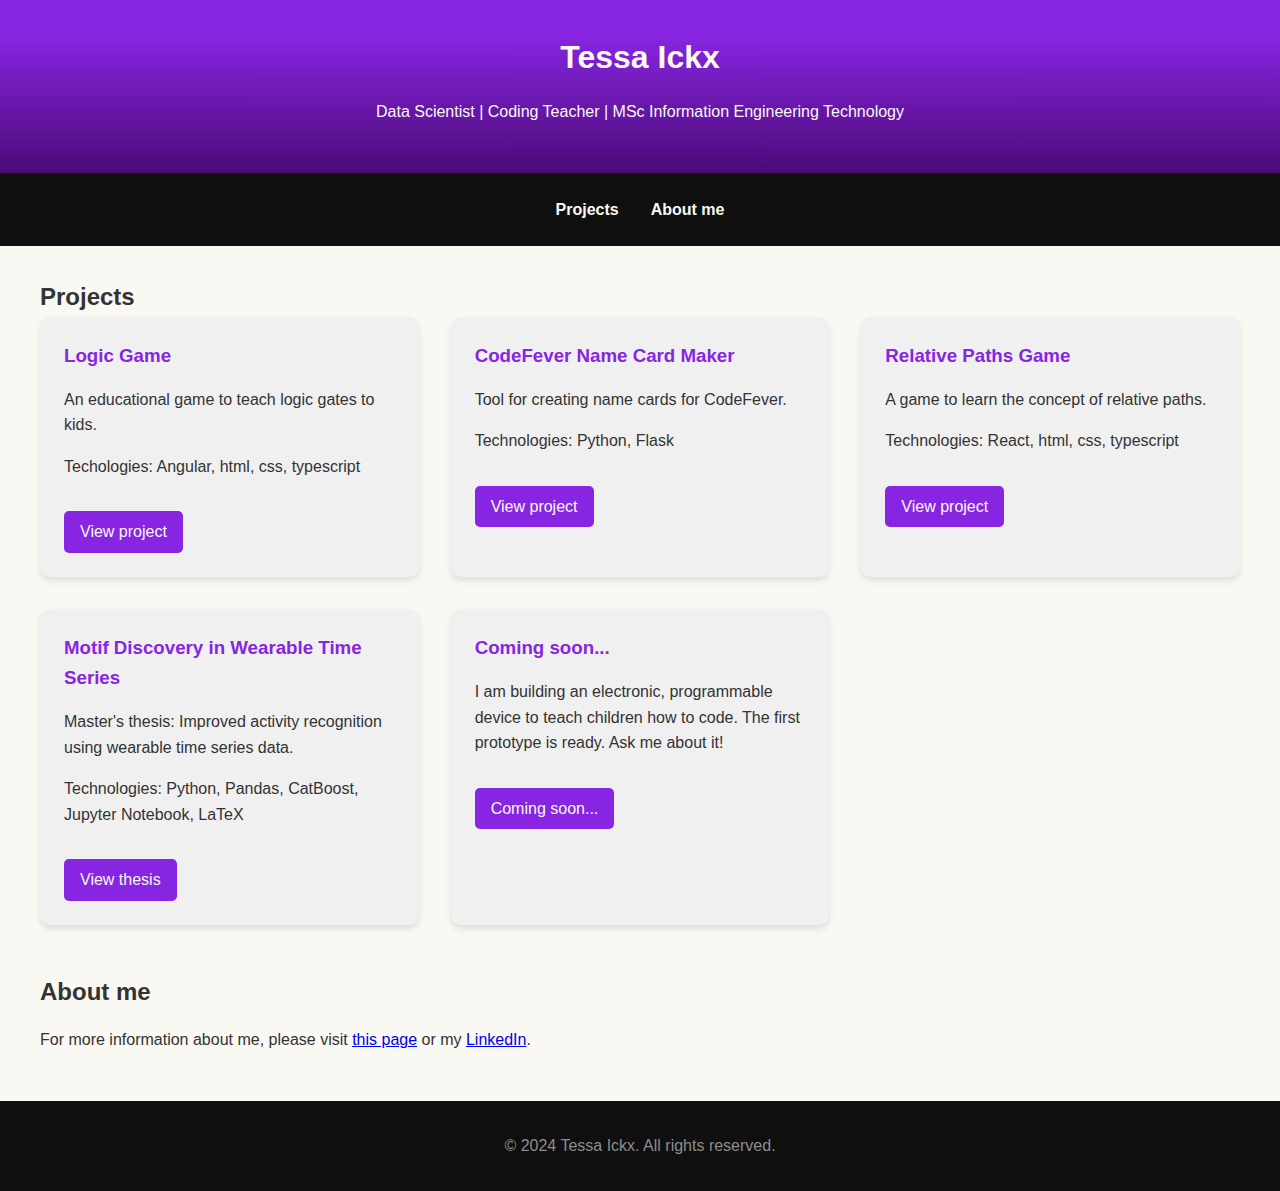
<file: index.html>
<!DOCTYPE html>
<html lang="en">
<head>
    <meta charset="UTF-8">
    <meta name="viewport" content="width=device-width, initial-scale=1.0">
    <title>Tickx Projects</title>
    <link rel="stylesheet" href="styles.css">
</head>
<body>
    <header>
        <h1>Tessa Ickx</h1>
        <p>Data Scientist | Coding Teacher | MSc Information Engineering Technology</p>
    </header>
    
    <nav>
        <ul>
            <li><a href="#projects">Projects</a></li>
            <li><a href="cv.html">About me</a></li>
        </ul>
    </nav>
    
    <main>
        <section id="projects">
            <h2>Projects</h2>
            <div class="projects-container">
                <div class="project">
                    <h3>Logic Game</h3>
                    <p>An educational game to teach logic gates to kids.</p>
                    <p>Techologies: Angular, html, css, typescript</p>
                    <a href="https://logicgame.tickx.me" target="_blank">View project</a>
                </div>
                <div class="project">
                    <h3>CodeFever Name Card Maker</h3>
                    <p>Tool for creating name cards for CodeFever.</p>
                    <p>Technologies: Python, Flask</p>
                    <a href="https://tickxit.pythonanywhere.com/" target="_blank">View project</a>
                </div>
                <div class="project">
                    <h3>Relative Paths Game</h3>
                    <p>A game to learn the concept of relative paths.</p>
                    <p>Technologies: React, html, css, typescript</p>
                    <a href="https://paths.tickx.me" target="_blank">View project</a>
                </div>
                <div class="project">
                    <h3>Motif Discovery in Wearable Time Series</h3>
                    <p>Master's thesis: Improved activity recognition using wearable time series data.</p>
                    <p>Technologies: Python, Pandas, CatBoost, Jupyter Notebook, LaTeX</p>
                    <a href="https://lib.ugent.be/catalog/rug01:003063519" target="_blank">View thesis</a>
                </div>
                <div class="project">
                    <h3>Coming soon...</h3>
                    <p>I am building an electronic, programmable device to teach children how to code. The first prototype is ready. Ask me about it!</p>
                    <a >Coming soon...</a>
                </div>
            </div>
        </section>
        
        <section id="about-me">
            <h2>About me</h2>
            <p>For more information about me, please visit <a href="cv.html">this page</a> or my <a href="https://linkedin.com/in/tessaickx/">LinkedIn</a>.</p>

        </section>
    </main>
    
    <footer>
        <p>&copy; 2024 Tessa Ickx. All rights reserved.</p>
    </footer>

    <script src="script.js"></script>
</body>
</html>
</file>
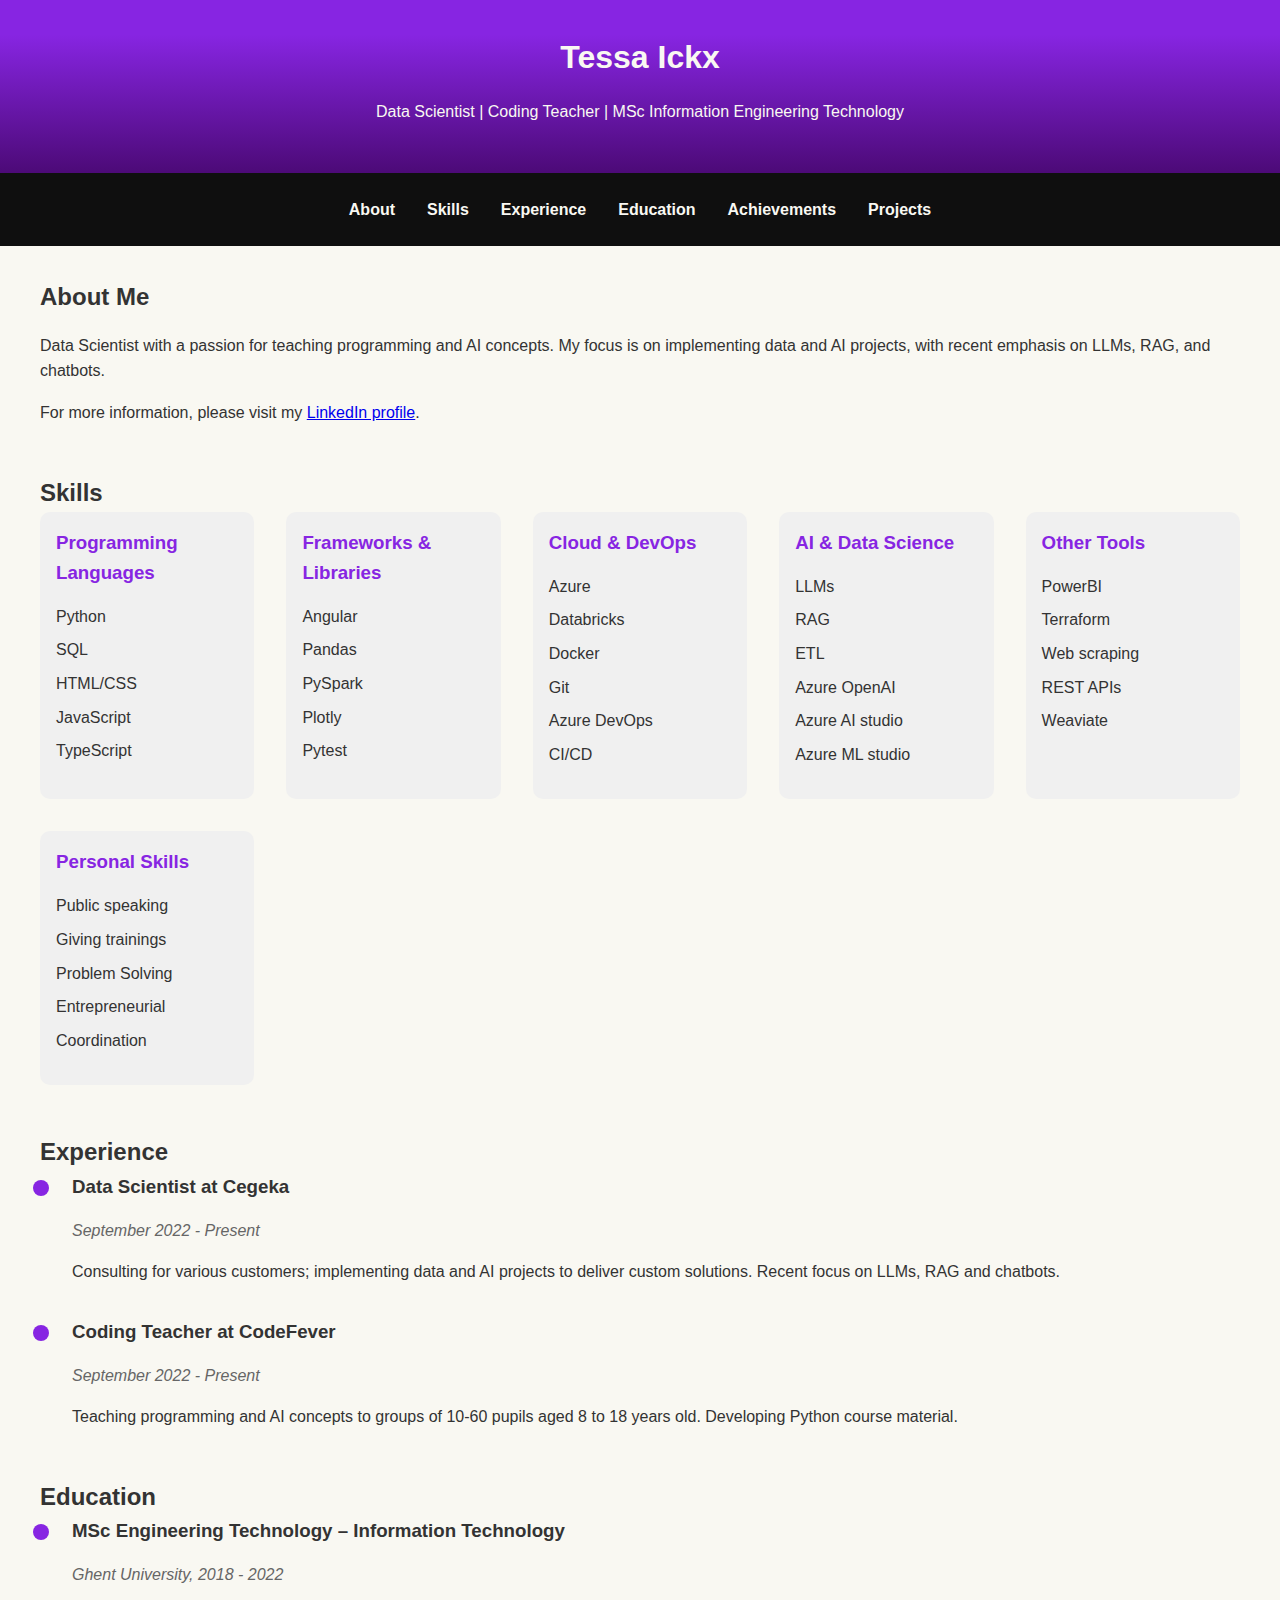
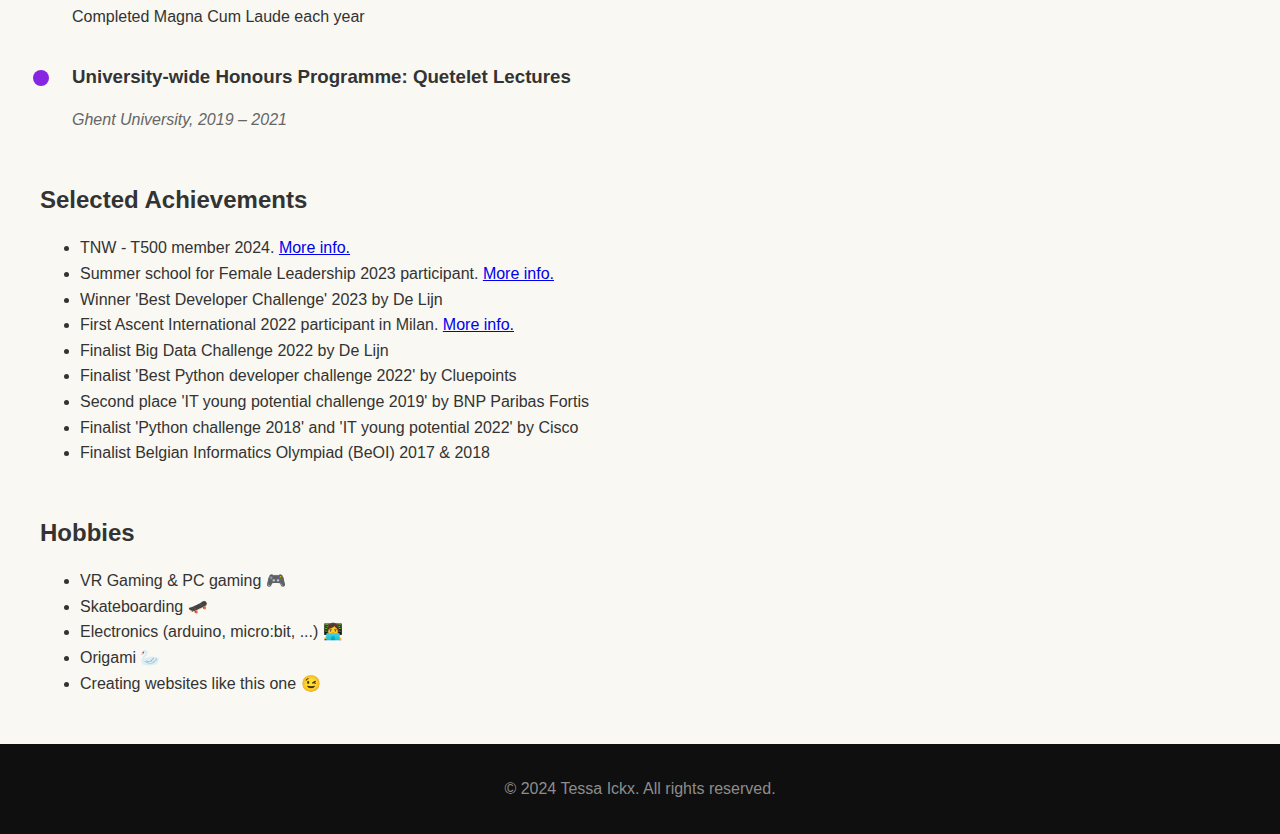
<file: cv.html>
<!DOCTYPE html>
<html lang="en">
<head>
    <meta charset="UTF-8">
    <meta name="viewport" content="width=device-width, initial-scale=1.0">
    <title>About Tessa</title>
    <link rel="stylesheet" href="styles.css">
</head>
<body>
    <header>
        <h1>Tessa Ickx</h1>
        <p>Data Scientist | Coding Teacher | MSc Information Engineering Technology</p>
    </header>
    
    <nav>
        <ul>
            <li><a href="#about">About</a></li>
            <li><a href="#skills">Skills</a></li>
            <li><a href="#experience">Experience</a></li>
            <li><a href="#education">Education</a></li>
            <li><a href="#achievements">Achievements</a></li>
            <li><a href="index.html">Projects</a></li>
        </ul>
    </nav>
    
    <main>
        <section id="about">
            <h2>About Me</h2>
            <p>Data Scientist with a passion for teaching programming and AI concepts. My focus is on implementing data and AI projects, with recent emphasis on LLMs, RAG, and chatbots.</p>
            <p>For more information, please visit my <a href="https://linkedin.com/in/tessaickx/" target="_blank">LinkedIn profile</a>.</p>
        </section>
        
        <section id="skills">
            <h2>Skills</h2>
            <div class="skills-container">
                <div class="skill-category">
                    <h3>Programming Languages</h3>
                    <ul>
                        <li>Python</li>
                        <li>SQL</li>
                        <li>HTML/CSS</li>
                        <li>JavaScript</li>
                        <li>TypeScript</li>
                    </ul>
                </div>
                <div class="skill-category">
                    <h3>Frameworks & Libraries</h3>
                    <ul>
                        <li>Angular</li>
                        <li>Pandas</li>
                        <li>PySpark</li>
                        <li>Plotly</li>
                        <li>Pytest</li>
                    </ul>
                </div>
                <div class="skill-category">
                    <h3>Cloud & DevOps</h3>
                    <ul>
                        <li>Azure</li>
                        <li>Databricks</li>
                        <li>Docker</li>
                        <li>Git</li>
                        <li>Azure DevOps</li>
                        <li>CI/CD</li>
                    </ul>
                </div>
                <div class="skill-category">
                    <h3>AI & Data Science</h3>
                    <ul>
                        <li>LLMs</li>
                        <li>RAG</li>
                        <li>ETL</li>
                        <li>Azure OpenAI</li>
                        <li>Azure AI studio</li>
                        <li>Azure ML studio</li>
                    </ul>
                </div>
                <div class="skill-category">
                    <h3>Other Tools</h3>
                    <ul>
                        <li>PowerBI</li>
                        <li>Terraform</li>
                        <li>Web scraping</li>
                        <li>REST APIs</li>
                        <li>Weaviate</li>
                    </ul>
                </div>
                <div class="skill-category">
                    <h3>Personal Skills</h3>
                    <ul>
                        <li>Public speaking</li>
                        <li>Giving trainings</li>
                        <li>Problem Solving</li>
                        <li>Entrepreneurial</li>
                        <li>Coordination</li>
                    </ul>
                </div>
            </div>
        </section>
        
        <section id="experience">
            <h2>Experience</h2>
            <div class="timeline">
                <div class="timeline-item">
                    <h3>Data Scientist at Cegeka</h3>
                    <p class="timeline-date">September 2022 - Present</p>
                    <p>Consulting for various customers; implementing data and AI projects to deliver custom solutions. Recent focus on LLMs, RAG and chatbots.</p>
                </div>
                <div class="timeline-item">
                    <h3>Coding Teacher at CodeFever</h3>
                    <p class="timeline-date">September 2022 - Present</p>
                    <p>Teaching programming and AI concepts to groups of 10-60 pupils aged 8 to 18 years old. Developing Python course material.</p>
                </div>
            </div>
        </section>
        
        <section id="education">
            <h2>Education</h2>
            <div class="timeline">
                <div class="timeline-item">
                    <h3>MSc Engineering Technology – Information Technology</h3>
                    <p class="timeline-date">Ghent University, 2018 - 2022</p>
                    <p>Completed Magna Cum Laude each year</p>
                </div>
                <div class="timeline-item">
                    <h3>University-wide Honours Programme: Quetelet Lectures</h3>
                    <p class="timeline-date">Ghent University, 2019 – 2021</p>
                </div>
            </div>
        </section>

        <section id="achievements">
            <h2>Selected Achievements</h2>
            <ul>
                <li>TNW - T500 member 2024. <a href="https://thenextweb.com/conference/T500">More info.</a></li>
                <li>Summer school for Female Leadership 2023 participant. <a href="https://www.europeanleadershipacademy.eu/female-leadership/summer-school/valencia-2023/">More info.</a></li>
                <li>Winner 'Best Developer Challenge' 2023 by De Lijn</li>
                <li>First Ascent International 2022 participant in Milan. <a href="https://firstascent.io/">More info.</a></li>
                <li>Finalist Big Data Challenge 2022 by De Lijn</li>
                <li>Finalist 'Best Python developer challenge 2022' by Cluepoints</li>
                <li>Second place 'IT young potential challenge 2019' by BNP Paribas Fortis</li>
                <li>Finalist 'Python challenge 2018' and 'IT young potential 2022' by Cisco</li>
                <li>Finalist Belgian Informatics Olympiad (BeOI) 2017 & 2018</li>
            </ul>
        </section>

        <section id="hobbies">
            <h2>Hobbies</h2>
            <ul>
                <li>VR Gaming & PC gaming 🎮</li>
                <li>Skateboarding 🛹</li>
                <li>Electronics (arduino, micro:bit, ...) 👩‍💻</li>
                <li>Origami 🦢</li>
                <li>Creating websites like this one 😉</li>
            </ul>
        </section>
    </main>
    
    <footer>
        <p>&copy; 2024 Tessa Ickx. All rights reserved.</p>
    </footer>

    <script src="cv-script.js"></script>
</body>
</html>
</file>
<file: styles.css>
:root {
    --primary-color: #8725e2;
    --primary-color-light: #A569F7;
    --primary-color-dark: #4c0a77;
    --secondary-color: #0f0f0f;
    --background-color: #f9f8f2;
    --text-color: #333333;
}

body {
    font-family: 'Arial', sans-serif;
    line-height: 1.6;
    color: var(--text-color);
    background-color: var(--background-color);
    margin: 0;
    padding: 0;
}

header {
    /* gradient background*/
    
    background: linear-gradient(180deg, var(--primary-color) 20%, var(--primary-color-dark) 100%);
    color: var(--background-color);
    text-align: center;
    padding: 2rem 0;
}

h1, h2, h3 {
    margin: 0;
}

nav {
    background-color: var(--secondary-color);
    padding: 1rem;
    position: sticky;
    top: 0;
    z-index: 1000;
}

nav ul {
    list-style-type: none;
    padding: 0;
    margin: 0;
    display: flex;
    justify-content: center;
    flex-wrap: wrap;
}

nav ul li {
    margin: 0.5rem 1rem;
}

nav ul li a {
    color: var(--background-color);
    text-decoration: none;
    font-weight: bold;
    transition: color 0.3s ease;
}

nav ul li a:hover {
    color: var(--primary-color);
}

main {
    max-width: 1200px;
    margin: 2rem auto;
    padding: 0 1rem;
}

section {
    margin-bottom: 3rem;
}

.skills-container {
    display: grid;
    grid-template-columns: repeat(auto-fit, minmax(200px, 1fr));
    gap: 2rem;
}

.skill-category {
    background-color: #eaeae1;
    padding: 1rem;
    border-radius: 10px;
    transition: transform 0.3s ease;
}

.skill-category:hover {
    transform: translateY(-5px);
}

.skill-category h3 {
    color: var(--primary-color);
    margin-bottom: 0.5rem;
}

.skill-category ul {
    list-style-type: none;
    padding: 0;
}

.skill-category li {
    margin-bottom: 0.5rem;
}

.projects-container {
    display: grid;
    grid-template-columns: repeat(auto-fit, minmax(300px, 1fr));
    gap: 2rem;
}

.project {
    background-color: #f0f0f0;
    padding: 1.5rem;
    border-radius: 10px;
    transition: transform 0.3s ease, box-shadow 0.3s ease;
    box-shadow: 0 4px 6px rgba(0, 0, 0, 0.1);
}

.project:hover {
    transform: translateY(-5px);
    box-shadow: 0 6px 12px rgba(0, 0, 0, 0.15);
}

.project h3 {
    color: var(--primary-color);
    margin-bottom: 1rem;
}

.project a {
    display: inline-block;
    margin-top: 1rem;
    padding: 0.5rem 1rem;
    background-color: var(--primary-color);
    color: var(--background-color);
    text-decoration: none;
    border-radius: 5px;
    transition: background-color 0.3s ease;
}

.project a:hover {
    background-color: #6A1C9E;
}

.skills-container {
    display: grid;
    grid-template-columns: repeat(auto-fit, minmax(200px, 1fr));
    gap: 2rem;
}

.skill-category {
    background-color: #f0f0f0;
    padding: 1rem;
    border-radius: 10px;
    transition: transform 0.3s ease;
}

.skill-category:hover {
    transform: translateY(-5px);
}

.skill-category h3 {
    color: var(--primary-color);
    margin-bottom: 0.5rem;
}

.skill-category ul {
    list-style-type: none;
    padding: 0;
}

.skill-category li {
    margin-bottom: 0.5rem;
}

.timeline {
    position: relative;
    padding-left: 2rem;
}

.timeline::before {
    content: '';
    position: absolute;
    left: 0;
    top: 0;
    bottom: 0;
    width: 2px;
    background-color: var(--timeline-color);
}

.timeline-item {
    position: relative;
    margin-bottom: 2rem;
}

.timeline-item::before {
    content: '';
    position: absolute;
    left: -2.45rem;
    top: 0.5rem;
    width: 1rem;
    height: 1rem;
    background-color: var(--primary-color);
    border-radius: 50%;
}

.timeline-date {
    font-style: italic;
    color: #666;
}


footer {
    background-color: var(--secondary-color);
    color: #8d8d8d;
    text-align: center;
    padding: 1rem 0;
    margin-top: 2rem;
}

footer a {
    color: var(--primary-color);
}

@media (max-width: 768px) {
    .projects-container {
        grid-template-columns: 1fr;
    }
}
</file>
